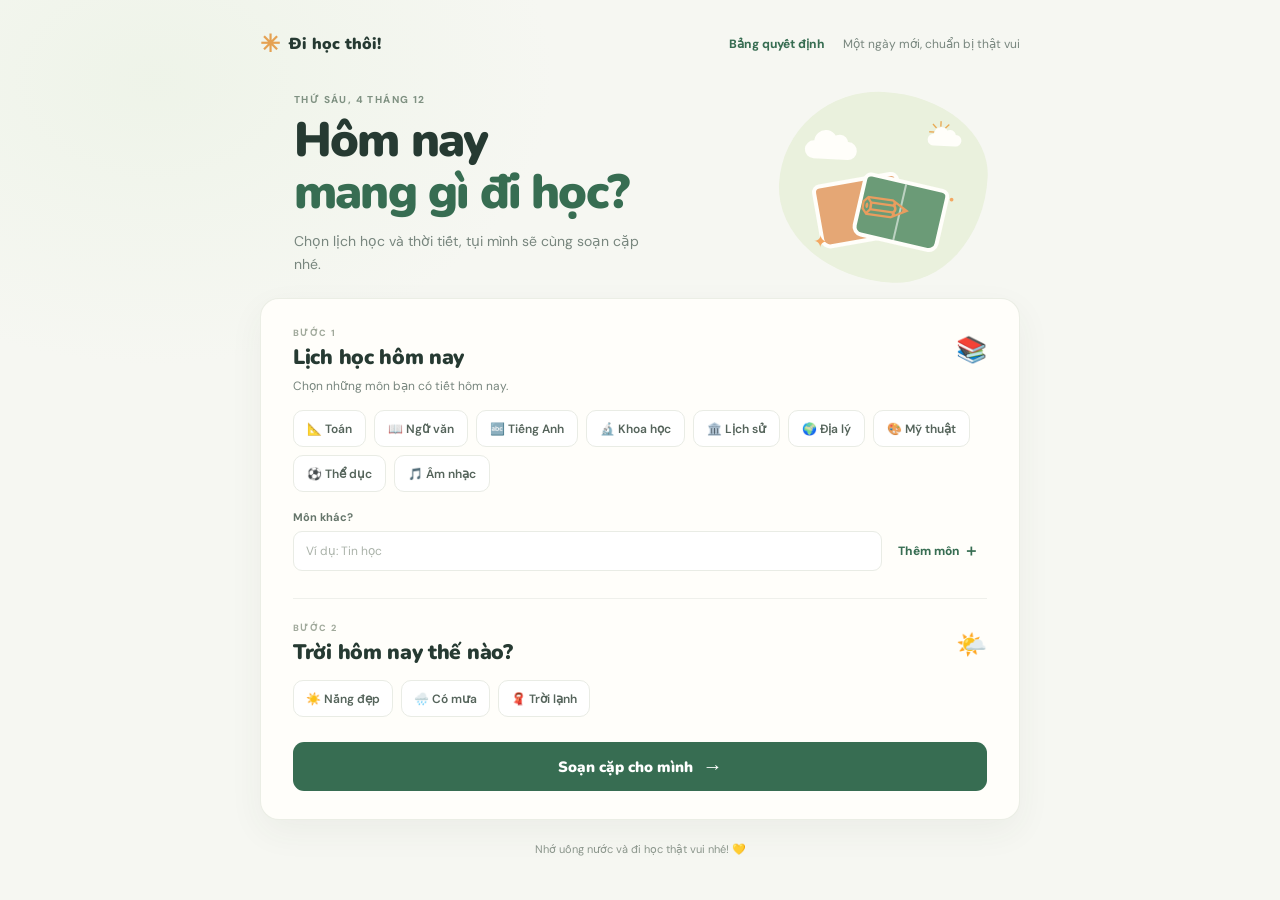
<file: index.html>
<!doctype html>
<html lang="vi">
  <head>
    <meta charset="utf-8">
    <meta name="viewport" content="width=device-width, initial-scale=1">
    <meta name="theme-color" content="#f6f7f2">
    <title>Hôm nay mang gì đi học?</title>
    <link rel="stylesheet" href="styles.css">
    <script src="data.js" defer></script>
    <script src="app.js" defer></script>
  </head>
  <body>
    <main class="app-shell">
      <header class="topbar">
        <a class="brand" href="#" aria-label="Trang chủ">
          <span class="brand-mark" aria-hidden="true">✳</span>
          <span>Đi học thôi!</span>
        </a>
        <div class="topbar-actions">
          <a class="topbar-link" href="decision.html">Bảng quyết định</a>
          <span class="topbar-note">Một ngày mới, chuẩn bị thật vui</span>
        </div>
      </header>

      <section class="intro" aria-labelledby="page-title">
        <div class="intro-copy">
          <p class="eyebrow" id="today-date"></p>
          <h1 id="page-title">Hôm nay<br><span>mang gì đi học?</span></h1>
          <p class="intro-text">Chọn lịch học và thời tiết, tụi mình sẽ cùng soạn cặp nhé.</p>
        </div>
        <div class="school-illustration" aria-hidden="true">
          <span class="sun">☀</span>
          <span class="cloud cloud-one"></span>
          <span class="cloud cloud-two"></span>
          <span class="book book-back"></span>
          <span class="book book-front"></span>
          <span class="pencil">✎</span>
          <span class="sparkle sparkle-one">✦</span>
          <span class="sparkle sparkle-two">·</span>
        </div>
      </section>

      <section class="setup-card" aria-label="Thông tin hôm nay">
        <div class="section-heading">
          <div>
            <p class="step-label">BƯỚC 1</p>
            <h2>Lịch học hôm nay</h2>
          </div>
          <span class="heading-icon" aria-hidden="true">📚</span>
        </div>
        <p class="helper-text">Chọn những môn bạn có tiết hôm nay.</p>
        <div class="subject-list" id="subject-list" aria-label="Các môn học"></div>
        <label class="custom-subject-label" for="custom-subject">Môn khác?</label>
        <form class="custom-subject-form" id="custom-subject-form">
          <input id="custom-subject" type="text" maxlength="32" placeholder="Ví dụ: Tin học" autocomplete="off">
          <button type="submit" class="add-button">Thêm môn <span aria-hidden="true">＋</span></button>
        </form>

        <div class="weather-section">
          <div class="section-heading weather-heading">
            <div>
              <p class="step-label">BƯỚC 2</p>
              <h2>Trời hôm nay thế nào?</h2>
            </div>
            <span class="heading-icon" aria-hidden="true">🌤️</span>
          </div>
          <div class="weather-list" id="weather-list" aria-label="Thời tiết"></div>
        </div>

        <button class="suggest-button" id="suggest-button" type="button">
          Soạn cặp cho mình <span aria-hidden="true">→</span>
        </button>
      </section>

      <section class="checklist-card" id="checklist-card" aria-labelledby="checklist-title" hidden>
        <div class="checklist-heading">
          <div>
            <p class="step-label">CẶP ĐÃ SẴN SÀNG?</p>
            <h2 id="checklist-title">Đừng quên mang theo</h2>
          </div>
          <div class="progress" id="progress" aria-live="polite"></div>
        </div>
        <p class="checklist-note" id="checklist-note"></p>
        <div class="checklist" id="checklist"></div>
        <div class="checklist-footer">
          <span>Đã kiểm tra xong? Lên đường thôi! ✨</span>
          <button class="reset-button" id="reset-button" type="button">Bỏ chọn tất cả</button>
        </div>
      </section>

      <section class="assistant-card" id="assistant-card" aria-labelledby="assistant-title" hidden>
        <div class="section-heading">
          <div>
            <p class="step-label">TRỢ LÝ V1</p>
            <h2 id="assistant-title">Luật đã chạy theo thứ tự</h2>
          </div>
          <span class="heading-icon" aria-hidden="true">🤖</span>
        </div>
        <ol class="assistant-rules" id="assistant-rules"></ol>
      </section>

      <footer>Nhớ uống nước và đi học thật vui nhé! <span aria-hidden="true">💛</span></footer>
    </main>
  </body>
</html>
</file>
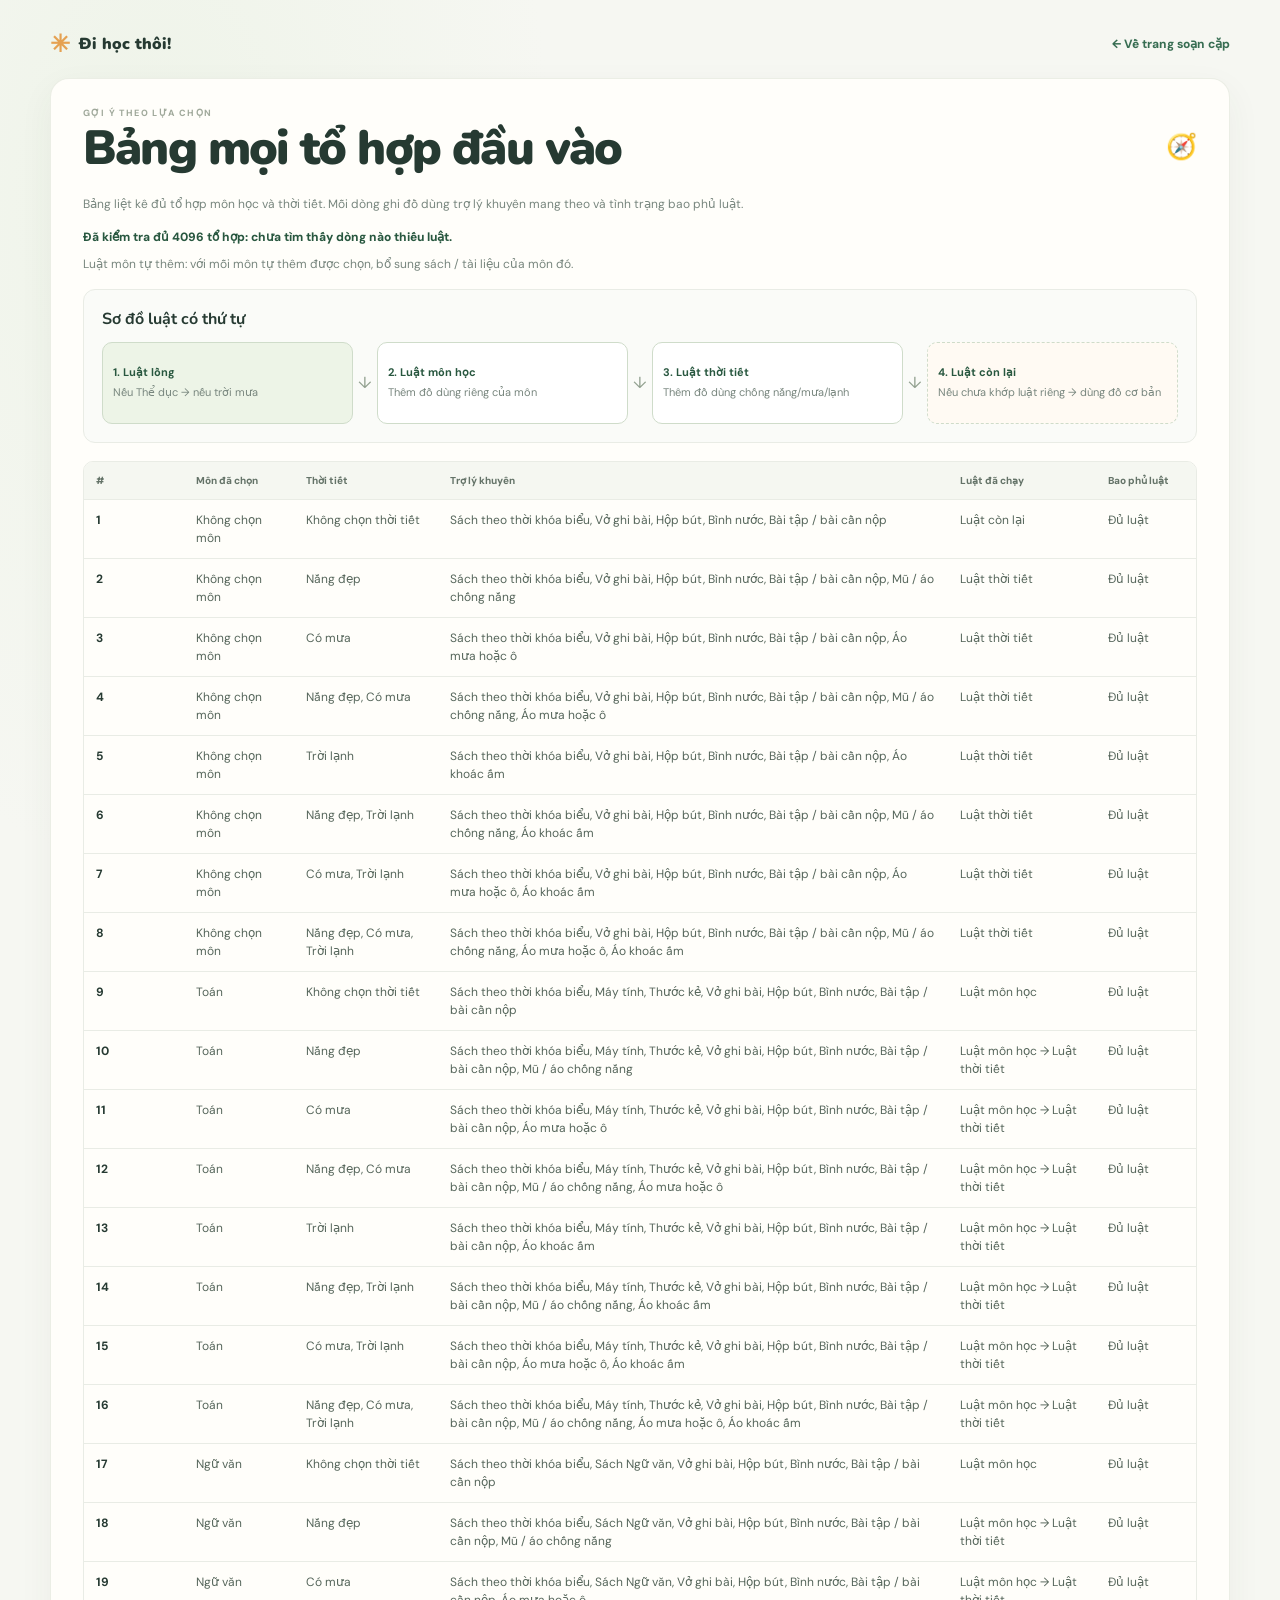
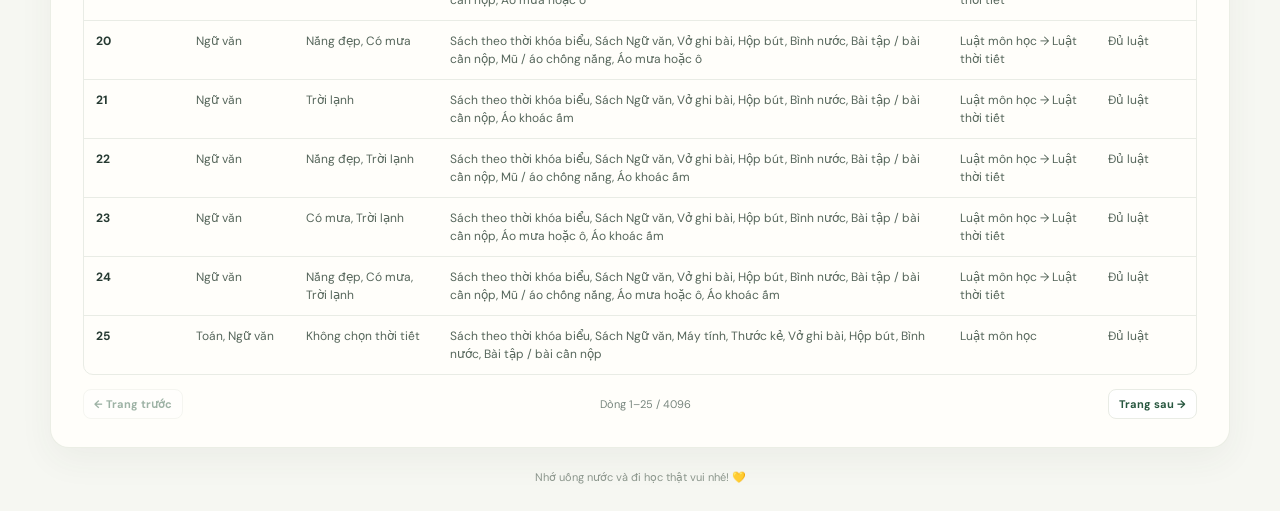
<file: decision.html>
<!doctype html>
<html lang="vi">
  <head>
    <meta charset="utf-8">
    <meta name="viewport" content="width=device-width, initial-scale=1">
    <meta name="theme-color" content="#f6f7f2">
    <title>Bảng quyết định | Đi học thôi!</title>
    <link rel="stylesheet" href="styles.css">
    <script src="data.js" defer></script>
    <script src="decision.js" defer></script>
  </head>
  <body>
    <main class="app-shell decision-shell">
      <header class="topbar">
        <a class="brand" href="index.html" aria-label="Trang chủ">
          <span class="brand-mark" aria-hidden="true">✳</span>
          <span>Đi học thôi!</span>
        </a>
        <a class="topbar-link" href="index.html">← Về trang soạn cặp</a>
      </header>

      <section class="decision-card" aria-labelledby="decision-title">
        <div class="section-heading">
          <div>
            <p class="step-label">GỢI Ý THEO LỰA CHỌN</p>
            <h1 id="decision-title">Bảng mọi tổ hợp đầu vào</h1>
          </div>
          <span class="heading-icon" aria-hidden="true">🧭</span>
        </div>
        <p class="decision-note">Bảng liệt kê đủ tổ hợp môn học và thời tiết. Mỗi dòng ghi đồ dùng trợ lý khuyên mang theo và tình trạng bao phủ luật.</p>
        <p class="decision-coverage" id="decision-coverage" aria-live="polite"></p>
        <p class="decision-note">Luật môn tự thêm: với mỗi môn tự thêm được chọn, bổ sung sách / tài liệu của môn đó.</p>
        <section class="rule-flow" aria-labelledby="rule-flow-title">
          <h2 id="rule-flow-title">Sơ đồ luật có thứ tự</h2>
          <div class="rule-flow-list">
            <div class="rule-node rule-nested"><strong>1. Luật lồng</strong><span>Nếu Thể dục → nếu trời mưa</span></div>
            <div class="rule-arrow" aria-hidden="true">↓</div>
            <div class="rule-node"><strong>2. Luật môn học</strong><span>Thêm đồ dùng riêng của môn</span></div>
            <div class="rule-arrow" aria-hidden="true">↓</div>
            <div class="rule-node"><strong>3. Luật thời tiết</strong><span>Thêm đồ dùng chống nắng/mưa/lạnh</span></div>
            <div class="rule-arrow" aria-hidden="true">↓</div>
            <div class="rule-node rule-fallback"><strong>4. Luật còn lại</strong><span>Nếu chưa khớp luật riêng → dùng đồ cơ bản</span></div>
          </div>
        </section>
        <div class="decision-table-wrap">
          <table class="decision-table">
            <thead>
              <tr>
                <th scope="col">#</th>
                <th scope="col">Môn đã chọn</th>
                <th scope="col">Thời tiết</th>
                <th scope="col">Trợ lý khuyên</th>
                <th scope="col">Luật đã chạy</th>
                <th scope="col">Bao phủ luật</th>
              </tr>
            </thead>
            <tbody id="decision-table-body"></tbody>
          </table>
        </div>
        <div class="decision-pagination" aria-label="Phân trang bảng quyết định">
          <button class="decision-page-button" id="decision-previous" type="button">← Trang trước</button>
          <span id="decision-page-status" aria-live="polite"></span>
          <button class="decision-page-button" id="decision-next" type="button">Trang sau →</button>
        </div>
      </section>

      <footer>Nhớ uống nước và đi học thật vui nhé! <span aria-hidden="true">💛</span></footer>
    </main>
  </body>
</html>
</file>
<file: styles.css>
@import url('https://fonts.googleapis.com/css2?family=DM+Sans:wght@400;500;600;700;800&family=Nunito:wght@500;600;700;800;900&display=swap');

:root {
  color-scheme: light;
  --ink: #263a32;
  --muted: #78867e;
  --green: #376d52;
  --green-dark: #28573f;
  --mint: #e7f1e7;
  --paper: #fffefa;
  --line: #e9ece5;
  --orange: #f5a66f;
  font-family: "DM Sans", sans-serif;
  background: #f6f7f2;
  color: var(--ink);
}

* { box-sizing: border-box; }

body {
  margin: 0;
  min-width: 320px;
  background:
    radial-gradient(ellipse at 12% 9%, rgba(232, 241, 225, .55), transparent 25rem),
    #f6f7f2;
}

button, input { font: inherit; }
button { cursor: pointer; }

.app-shell {
  width: min(100% - 40px, 760px);
  margin: 0 auto;
  padding: 28px 0 24px;
}

.decision-shell { width: min(100% - 40px, 1180px); }
.topbar, .brand, .section-heading, .checklist-heading, .checklist-footer {
  display: flex;
  align-items: center;
  justify-content: space-between;
}

.brand {
  justify-content: flex-start;
  gap: 9px;
  color: var(--ink);
  font-family: "Nunito", sans-serif;
  font-size: 16px;
  font-weight: 900;
  text-decoration: none;
}

.topbar-actions { display: flex; align-items: center; gap: 18px; }
.topbar-link { color: var(--green); font-size: 12px; font-weight: 800; text-decoration: none; }
.topbar-link:hover { color: var(--green-dark); text-decoration: underline; }
.brand-mark { color: #e5a152; font-size: 24px; }
.topbar-note { color: var(--muted); font-size: 12px; }

.intro {
  min-height: 238px;
  display: flex;
  align-items: center;
  justify-content: space-between;
  padding: 24px 20px 14px 34px;
}

.intro-copy { position: relative; z-index: 1; }
.eyebrow, .step-label {
  margin: 0 0 9px;
  color: #7f9182;
  font-size: 10px;
  font-weight: 800;
  letter-spacing: 1.4px;
  text-transform: uppercase;
}

h1, h2, p { margin-top: 0; }
h1 {
  margin-bottom: 12px;
  font-family: "Nunito", sans-serif;
  font-size: clamp(36px, 7vw, 48px);
  font-weight: 900;
  letter-spacing: -1.8px;
  line-height: 1.08;
}
h1 span { color: var(--green); }
.intro-text { max-width: 350px; margin-bottom: 0; color: var(--muted); font-size: 14px; line-height: 1.6; }

.school-illustration {
  position: relative;
  flex: 0 0 208px;
  height: 190px;
  margin: 5px 13px 0 0;
  border-radius: 48% 52% 43% 57% / 51% 42% 58% 49%;
  background: #eaf1dd;
  transform: rotate(3deg);
}
.sun { position: absolute; top: 18px; right: 35px; color: #e9a953; font-size: 31px; }
.cloud { position: absolute; width: 52px; height: 18px; border-radius: 20px; background: #fffefa; }
.cloud::before, .cloud::after { position: absolute; content: ""; border-radius: 50%; background: inherit; }
.cloud::before { width: 23px; height: 23px; left: 9px; top: -11px; }
.cloud::after { width: 17px; height: 17px; left: 26px; top: -7px; }
.cloud-one { top: 52px; left: 24px; }
.cloud-two { top: 36px; right: 19px; transform: scale(.65); }
.book { position: absolute; bottom: 38px; width: 88px; height: 65px; border: 4px solid #fffefa; border-radius: 8px 8px 10px 10px; }
.book-back { left: 38px; background: #e5a775; transform: rotate(-13deg); }
.book-front { left: 79px; background: #6b9b77; transform: rotate(10deg); }
.book-front::after { position: absolute; content: ""; left: 38px; top: 0; height: 100%; border-left: 2px solid rgba(255,255,255,.55); }
.pencil { position: absolute; bottom: 35px; left: 83px; color: #e99d5f; font-size: 58px; transform: rotate(-40deg); }
.sparkle { position: absolute; color: #f3a761; }
.sparkle-one { left: 37px; bottom: 26px; font-size: 17px; }
.sparkle-two { right: 32px; bottom: 65px; font-size: 32px; }

.setup-card, .decision-card, .checklist-card {
  padding: 28px 32px;
  border: 1px solid rgba(231, 234, 224, .8);
  border-radius: 19px;
  background: var(--paper);
  box-shadow: 0 12px 35px rgba(48, 69, 48, .055);
}

.section-heading { justify-content: flex-start; gap: 12px; }
.section-heading h2, .checklist-heading h2 {
  margin: 0;
  font-family: "Nunito", sans-serif;
  font-size: 21px;
  font-weight: 900;
  letter-spacing: -.3px;
}
.step-label { margin-bottom: 4px; color: #a0a99b; font-size: 9px; }
.heading-icon { margin-left: auto; font-size: 25px; }
.helper-text { margin: 7px 0 16px; color: var(--muted); font-size: 12px; }

.subject-list, .weather-list { display: flex; flex-wrap: wrap; gap: 8px; }
.choice {
  min-height: 37px;
  padding: 8px 13px;
  border: 1px solid var(--line);
  border-radius: 10px;
  background: #fff;
  color: #55645b;
  font-size: 12px;
  font-weight: 600;
  transition: background .15s, border-color .15s, color .15s, transform .15s;
}
.choice:hover { border-color: #b6cbb9; transform: translateY(-1px); }
.choice[aria-pressed="true"] { border-color: #a9c5ad; background: var(--mint); color: var(--green-dark); }
.choice:focus-visible, button:focus-visible, input:focus-visible, .item-check:focus-visible + .checkmark {
  outline: 3px solid rgba(66, 128, 86, .3);
  outline-offset: 2px;
}

.custom-subject-label { display: block; margin: 18px 0 7px; color: #65756a; font-size: 11px; font-weight: 700; }
.custom-subject-form { display: flex; gap: 8px; }
.custom-subject-form input {
  width: 100%;
  min-width: 0;
  height: 40px;
  padding: 0 12px;
  border: 1px solid var(--line);
  border-radius: 9px;
  background: #fff;
  color: var(--ink);
  font-size: 12px;
}
.custom-subject-form input::placeholder { color: #aab2a9; }
.add-button, .reset-button {
  flex: 0 0 auto;
  border: 0;
  background: transparent;
  color: var(--green);
  font-size: 12px;
  font-weight: 800;
}
.add-button { padding: 0 8px; }
.add-button span { font-size: 16px; vertical-align: -1px; }
.weather-section { margin-top: 27px; padding-top: 23px; border-top: 1px solid #eff0eb; }
.weather-heading { margin-bottom: 14px; }
.weather-list .choice { padding: 8px 12px; }

.suggest-button {
  display: flex;
  width: 100%;
  min-height: 49px;
  align-items: center;
  justify-content: center;
  gap: 10px;
  margin-top: 25px;
  border: 0;
  border-radius: 11px;
  background: var(--green);
  color: #fff;
  font-family: "Nunito", sans-serif;
  font-size: 15px;
  font-weight: 900;
  transition: background .15s, transform .15s;
}
.suggest-button:hover { background: var(--green-dark); transform: translateY(-1px); }
.suggest-button span { font-size: 20px; }

.decision-card { margin-top: 18px; }
.assistant-card {
  margin-top: 18px;
  padding: 23px 28px;
  border: 1px solid #dde7da;
  border-radius: 19px;
  background: #f8fbf5;
}
.assistant-rules { margin: 14px 0 0; padding-left: 22px; color: #56665b; font-size: 12px; line-height: 1.7; }
.rule-flow { margin: 16px 0 18px; padding: 18px; border: 1px solid var(--line); border-radius: 12px; background: #fafbf8; }
.rule-flow h2 { margin: 0 0 12px; font-family: "Nunito", sans-serif; font-size: 16px; }
.rule-flow-list { display: grid; grid-template-columns: 1fr 24px 1fr 24px 1fr 24px 1fr; align-items: stretch; }
.rule-node { min-height: 82px; display: flex; flex-direction: column; justify-content: center; gap: 5px; padding: 10px; border: 1px solid #cfdcca; border-radius: 10px; background: #fff; color: #56665b; font-size: 11px; line-height: 1.35; }
.rule-node strong { color: var(--green-dark); }
.rule-node span { color: var(--muted); }
.rule-nested { background: #edf4e7; }
.rule-fallback { border-style: dashed; background: #fffaf3; }
.rule-arrow { display: grid; place-items: center; color: #91a08f; font-size: 16px; }
.decision-note { margin: 8px 0 15px; color: var(--muted); font-size: 12px; line-height: 1.5; }
.decision-coverage { margin: 0 0 9px; color: var(--green-dark); font-size: 12px; font-weight: 800; line-height: 1.5; }
.decision-table-wrap { overflow-x: auto; border: 1px solid var(--line); border-radius: 10px; }
.decision-table { width: 100%; border-collapse: collapse; text-align: left; font-size: 12px; }
.decision-table th, .decision-table td { min-width: 100px; padding: 11px 12px; border-bottom: 1px solid var(--line); vertical-align: top; line-height: 1.5; }
.decision-table th { background: #f5f7f1; color: #647368; font-size: 10px; font-weight: 800; }
.decision-table td { color: #56665b; }
.decision-table tbody tr:last-child td { border-bottom: 0; }
.decision-table td:first-child { color: var(--ink); font-weight: 700; }
.decision-pagination { display: flex; align-items: center; justify-content: space-between; gap: 12px; padding-top: 14px; color: var(--muted); font-size: 11px; }
.decision-page-button { padding: 7px 10px; border: 1px solid var(--line); border-radius: 8px; background: #fff; color: var(--green-dark); font-size: 11px; font-weight: 700; }
.decision-page-button:disabled { cursor: not-allowed; opacity: .45; }

.checklist-card { margin-top: 18px; scroll-margin-top: 16px; }
.checklist-heading { align-items: flex-start; }
.checklist-heading h2 { font-size: 23px; }
.progress { padding: 7px 10px; border-radius: 20px; background: #f1f5ed; color: var(--green); font-size: 11px; font-weight: 800; white-space: nowrap; }
.checklist-note { margin: 9px 0 18px; color: var(--muted); font-size: 12px; line-height: 1.5; }
.checklist { display: grid; grid-template-columns: 1fr 1fr; gap: 9px; }
.check-item {
  position: relative;
  display: flex;
  min-height: 49px;
  align-items: center;
  gap: 10px;
  padding: 9px 11px;
  border: 1px solid #eef0ea;
  border-radius: 10px;
  background: #fff;
  color: #506056;
  font-size: 12px;
  cursor: pointer;
  transition: opacity .15s, background .15s;
}
.check-item:hover { background: #fafbf8; }
.item-check { position: absolute; width: 1px; height: 1px; opacity: 0; }
.checkmark { display: grid; width: 18px; height: 18px; flex: 0 0 18px; place-items: center; border: 1.5px solid #cad4c9; border-radius: 6px; color: transparent; font-size: 12px; font-weight: 900; }
.item-check:checked + .checkmark { border-color: var(--green); background: var(--green); color: #fff; }
.item-check:checked ~ .item-name { color: #98a29a; text-decoration: line-through; }
.checklist-footer { margin-top: 19px; padding-top: 15px; border-top: 1px solid #eff0eb; color: #879188; font-size: 11px; }
.reset-button { padding: 5px 0 5px 8px; font-size: 11px; }
footer { padding: 22px 0 3px; color: #8a958b; text-align: center; font-size: 11px; }

[hidden] { display: none !important; }

@media (max-width: 560px) {
  .app-shell, .decision-shell { width: min(100% - 28px, 460px); padding-top: 19px; }
  .rule-flow-list { grid-template-columns: 1fr; gap: 5px; }
  .rule-arrow { height: 18px; transform: rotate(0deg); }
  .setup-card, .decision-card, .checklist-card { padding: 23px 20px; }
  .decision-pagination { flex-wrap: wrap; }
  .topbar-actions { gap: 10px; }
  .topbar-link, .topbar-note { font-size: 10px; }
  .intro { min-height: 198px; padding: 25px 6px 21px; }
  .intro-text { max-width: 260px; font-size: 12px; }
  .school-illustration { flex-basis: 118px; height: 130px; margin-right: 0; transform: scale(.8) rotate(3deg); transform-origin: center right; }
  .book { bottom: 22px; left: 9px; transform: scale(.8) rotate(-13deg); }
  .book-front { left: 48px; transform: scale(.8) rotate(10deg); }
  .pencil { bottom: 15px; left: 35px; }
  .sparkle-one { bottom: 8px; left: 14px; }
  .sun { right: 18px; top: 10px; }
  .cloud-one { left: 10px; top: 42px; }
  .cloud-two { right: 5px; top: 33px; }
  .setup-card, .checklist-card { padding: 23px 19px; border-radius: 16px; }
  .section-heading h2 { font-size: 19px; }
  .checklist { grid-template-columns: 1fr; }
  .checklist-heading h2 { font-size: 20px; }
}

@media (max-width: 380px) {
  .school-illustration { flex-basis: 95px; opacity: .85; }
  .intro { padding-right: 0; }
  .intro-copy { max-width: 250px; }
  h1 { font-size: 34px; }
  .topbar-note { display: none; }
}

@media (prefers-reduced-motion: reduce) {
  *, *::before, *::after { scroll-behavior: auto !important; transition-duration: .01ms !important; }
}
</file>
